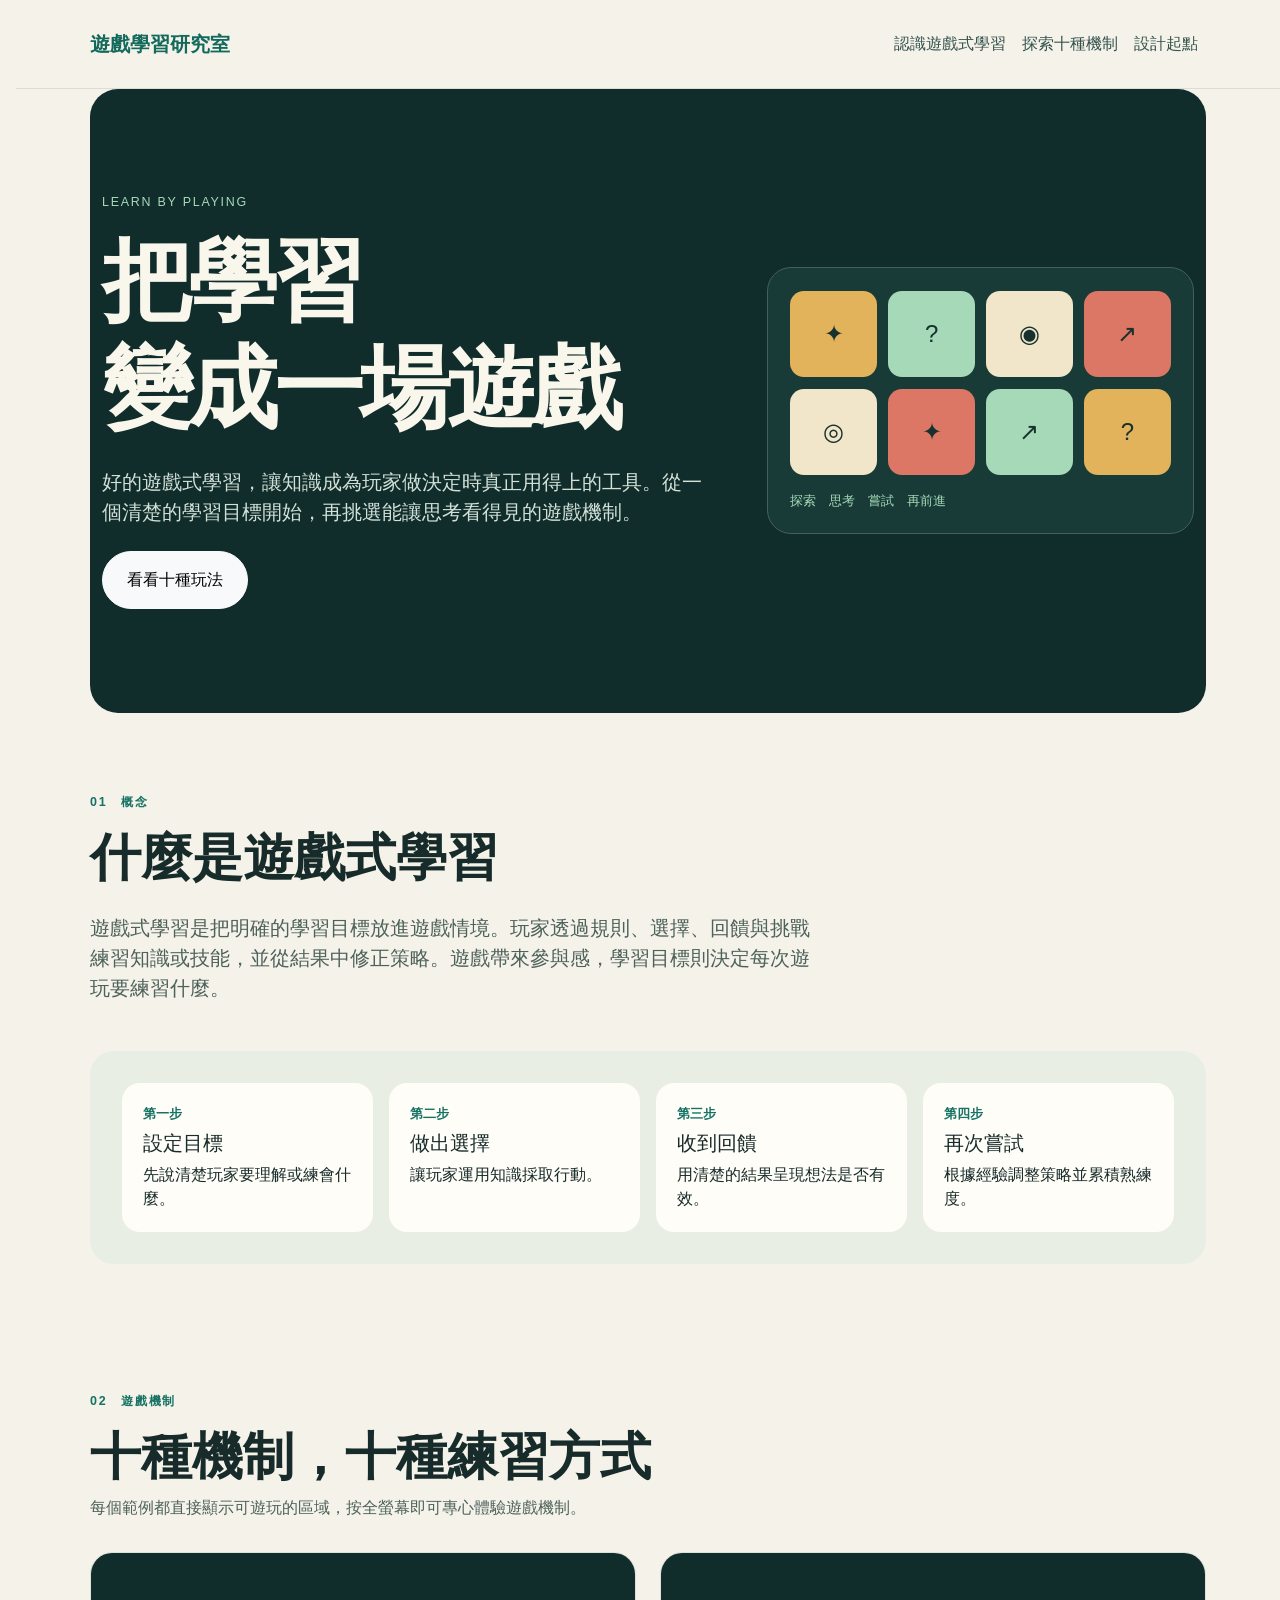
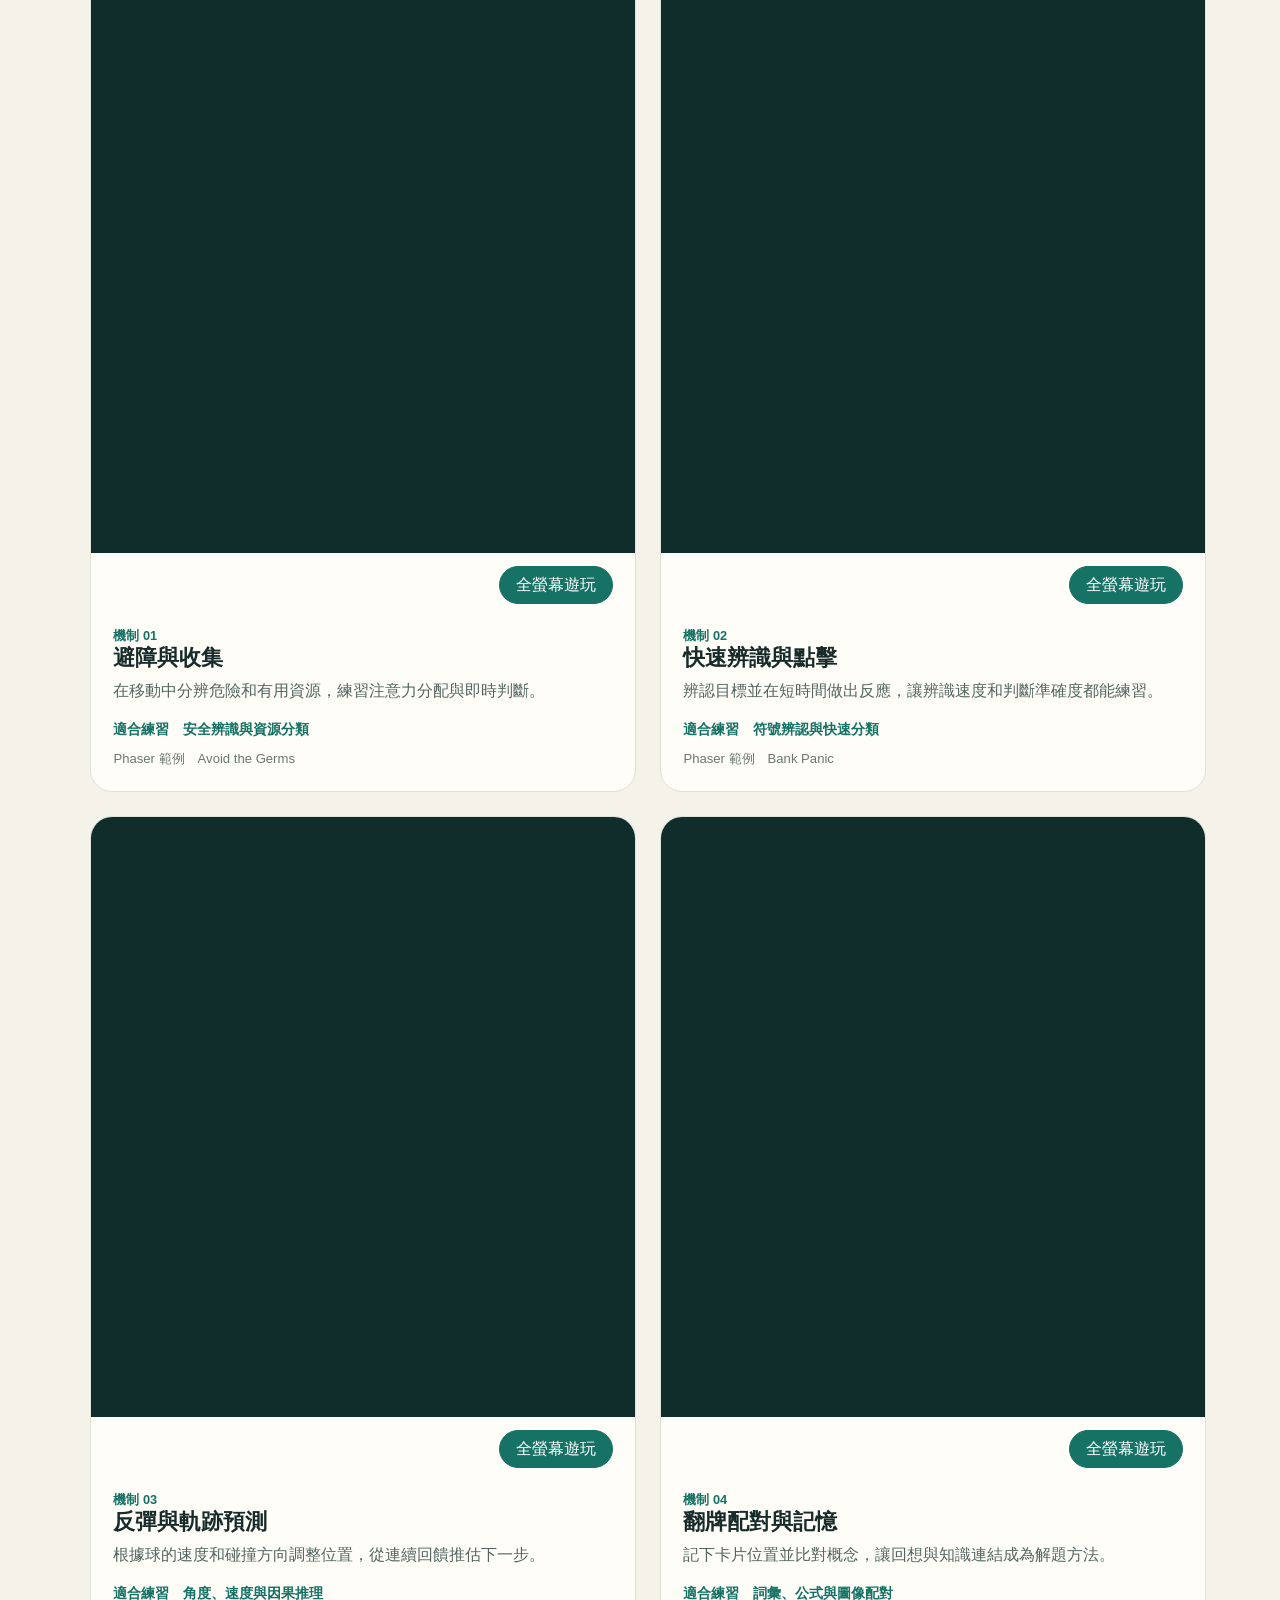
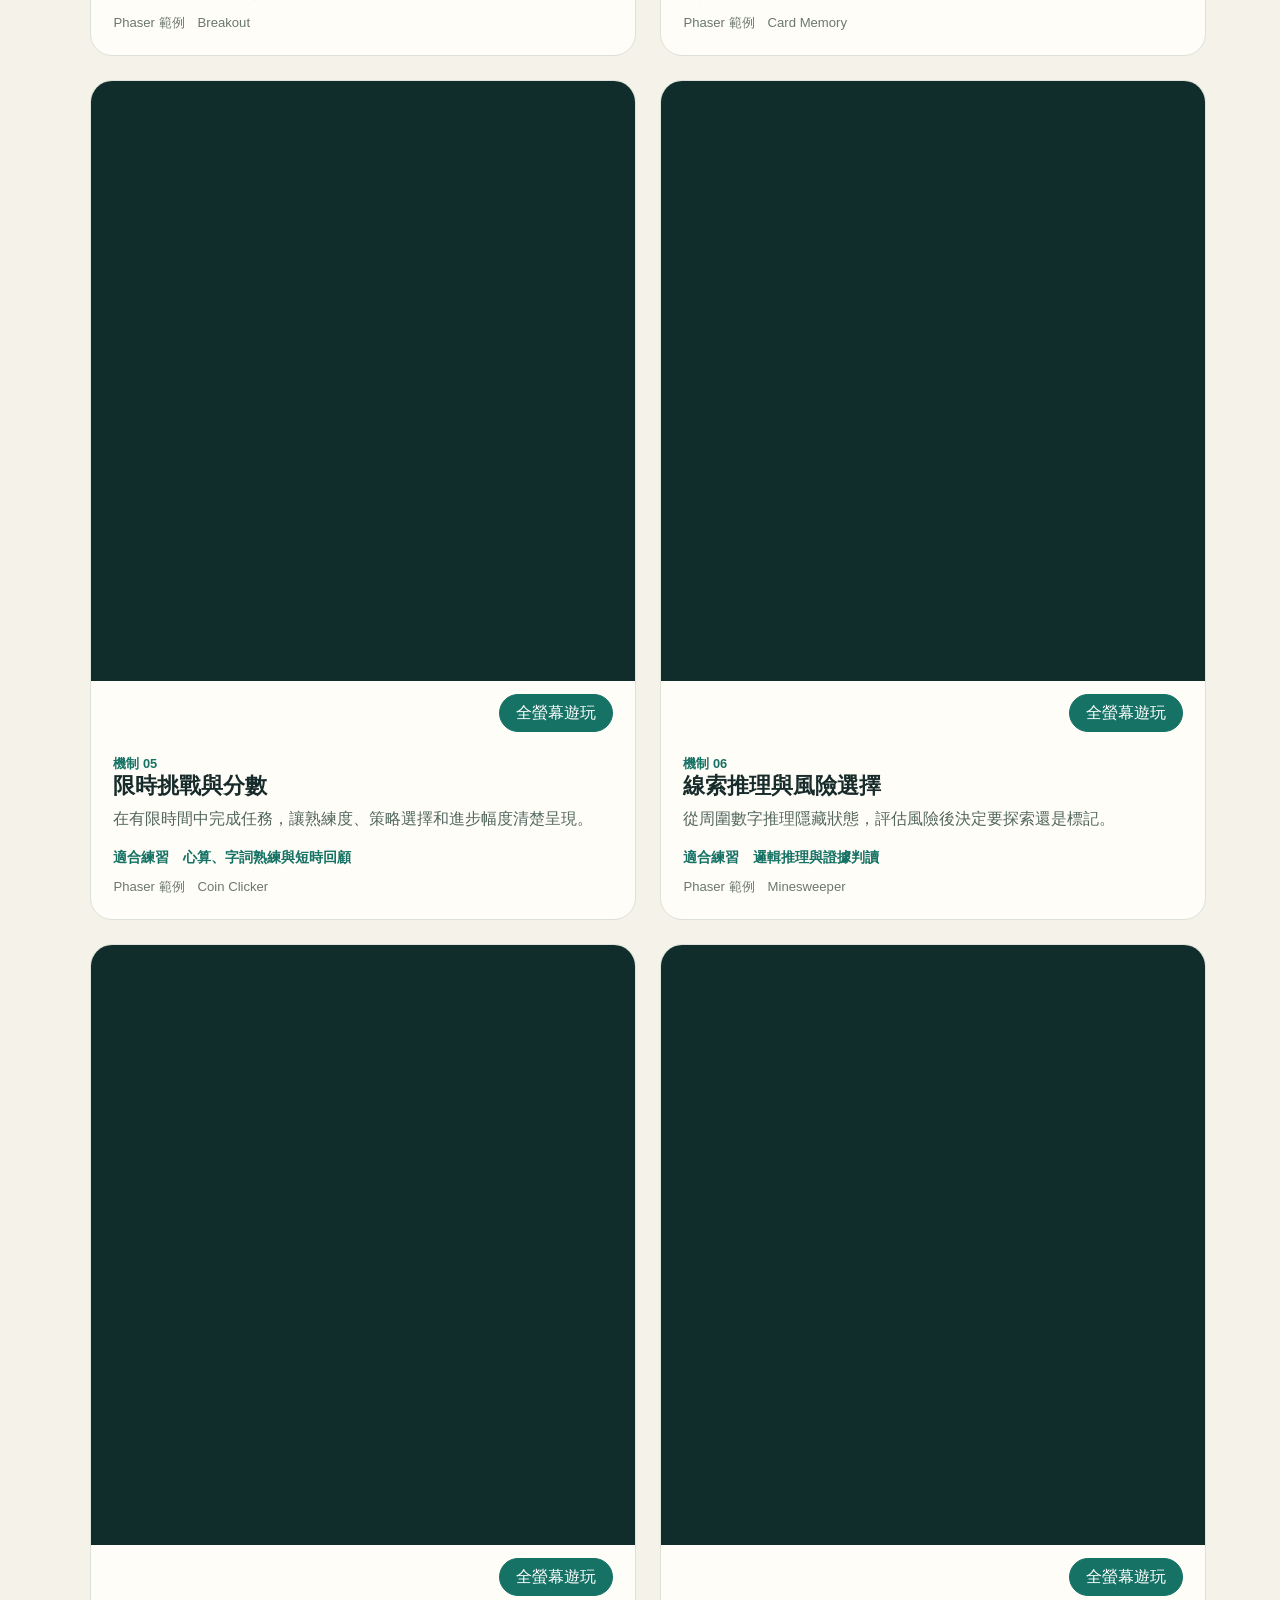
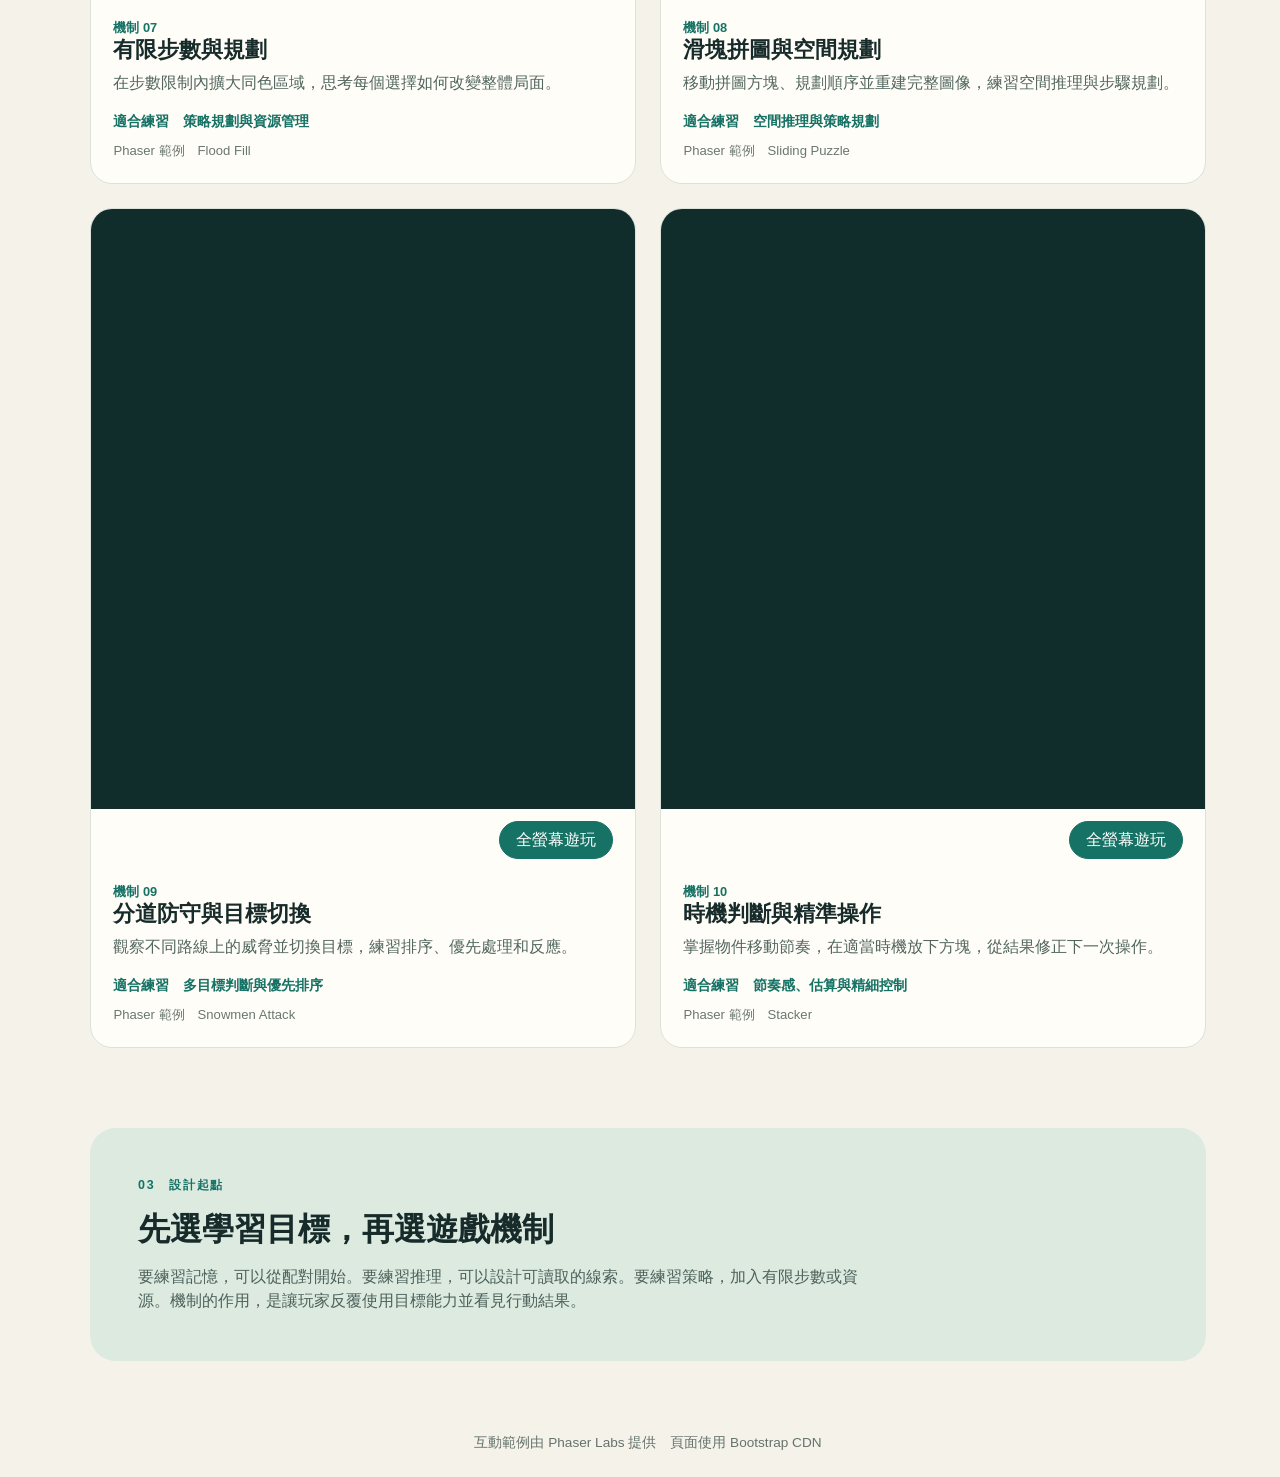
<file: learning.html>
<!doctype html>
<html lang="zh-Hant">
<head>
  <meta charset="utf-8">
  <meta name="viewport" content="width=device-width, initial-scale=1">
  <meta name="theme-color" content="#f5f2e9">
  <title>把學習變成遊戲｜遊戲式學習與 Phaser 機制</title>
  <link href="https://cdn.jsdelivr.net/npm/bootstrap@5.3.3/dist/css/bootstrap.min.css" rel="stylesheet">
  <style>
    html { overflow-y: scroll }
    body { padding-left: 16px }
    body { background: #f5f2e9 }
    body { color: #172b2a }
    body { font-family: "Noto Sans TC", "Microsoft JhengHei", sans-serif }
    .navbar { background: #f5f2e9 }
    .navbar { border-bottom: 1px solid #d9ded5 }
    .brand { color: #12695c }
    .brand { font-weight: 800 }
    .navlink { color: #34534d }
    .hero { background: #102c2b }
    .hero { color: #f9f6ec }
    .hero { border-radius: 28px }
    .hero { overflow: hidden }
    .hero { position: relative }
    .hero { padding: 5rem 0 }
    .eyebrow { color: #a5d9b8 }
    .eyebrow { letter-spacing: .14em }
    .eyebrow { font-size: .78rem }
    .hero h1 { font-size: clamp(2.8rem, 7vw, 5.8rem) }
    .hero h1 { font-weight: 850 }
    .hero h1 { letter-spacing: -.045em }
    .hero p { color: #d2e1d7 }
    .hero p { max-width: 38rem }
    .heroart { border: 1px solid #43615a }
    .heroart { border-radius: 24px }
    .heroart { background: #193b37 }
    .heroart { padding: 1.4rem }
    .board { display: grid }
    .board { grid-template-columns: repeat(4, 1fr) }
    .board { gap: .7rem }
    .tile { aspect-ratio: 1 }
    .tile { align-items: center }
    .tile { display: flex }
    .tile { justify-content: center }
    .tile { border-radius: 14px }
    .tile { background: #e3b35c }
    .tile { color: #17312e }
    .tile { font-size: 1.5rem }
    .tile:nth-child(2) { background: #a5d9b8 }
    .tile:nth-child(3) { background: #f1e6c9 }
    .tile:nth-child(4) { background: #db7764 }
    .tile:nth-child(5) { background: #f1e6c9 }
    .tile:nth-child(6) { background: #db7764 }
    .tile:nth-child(7) { background: #a5d9b8 }
    .tile:nth-child(8) { background: #e3b35c }
    .caption { color: #a5d9b8 }
    .caption { font-size: .82rem }
    .sectiontag { color: #167265 }
    .sectiontag { font-size: .78rem }
    .sectiontag { font-weight: 800 }
    .sectiontag { letter-spacing: .14em }
    .intro { padding: 5rem 0 3rem }
    .intro h2 { max-width: 48rem }
    .intro h2 { font-size: clamp(2rem, 4vw, 3.4rem) }
    .intro h2 { font-weight: 800 }
    .leadcopy { color: #4d625b }
    .leadcopy { max-width: 46rem }
    .loop { background: #e8eee4 }
    .loop { border-radius: 24px }
    .loop { padding: 2rem }
    .step { background: #fffdf7 }
    .step { border-radius: 18px }
    .step { height: 100% }
    .step { padding: 1.3rem }
    .stepnum { color: #167265 }
    .stepnum { font-size: .8rem }
    .stepnum { font-weight: 800 }
    .catalog { padding: 5rem 0 }
    .cataloghead { margin-bottom: 2rem }
    .cataloghead h2 { font-size: clamp(2rem, 4vw, 3.4rem) }
    .cataloghead h2 { font-weight: 800 }
    .gamecard { background: #fffdf7 }
    .gamecard { border: 1px solid #dce2d8 }
    .gamecard { border-radius: 22px }
    .gamecard { height: 100% }
    .gamecard { overflow: hidden }
    .gamebody { padding: 1.4rem }
    .number { color: #167265 }
    .number { font-size: .8rem }
    .number { font-weight: 800 }
    .gamebody h3 { font-size: 1.35rem }
    .gamebody h3 { font-weight: 800 }
    .gamebody p { color: #52665f }
    .usecase { color: #167265 }
    .usecase { font-size: .9rem }
    .usecase { font-weight: 700 }
    .gameframe { background: #102c2b }
    .gameframe { border: 0 }
    .gameframe { display: block }
    .gameframe { height: 600px }
    .gameframe { width: 100% }
    .gameactions { display: flex }
    .gameactions { justify-content: flex-end }
    .gameactions { padding: .8rem 1.4rem 0 }
    .gameactions .btn { background: #167265 }
    .gameactions .btn { border-color: #167265 }
    .tip { color: #6a7770 }
    .tip { font-size: .82rem }
    .closing { background: #dceae0 }
    .closing { border-radius: 26px }
    .closing { padding: 3rem }
    .closing h2 { font-weight: 800 }
    .footer { color: #64736c }
    .footer { font-size: .85rem }
    @media (max-width: 767px) {
      .hero { padding: 3.5rem 0 }
      .intro { padding: 3.5rem 0 2rem }
      .catalog { padding: 3.5rem 0 }
      .gameframe { height: 480px }
      .closing { padding: 2rem }
    }
  </style>
</head>
<body>
  <nav class="navbar navbar-expand-md">
    <div class="container py-3">
      <a class="navbar-brand brand" href="#top">遊戲學習研究室</a>
      <button class="navbar-toggler" type="button" data-bs-toggle="collapse" data-bs-target="#navmenu" aria-label="開啟導覽">
        <span class="navbar-toggler-icon"></span>
      </button>
      <div class="collapse navbar-collapse" id="navmenu">
        <div class="navbar-nav ms-auto">
          <a class="nav-link navlink" href="#about">認識遊戲式學習</a>
          <a class="nav-link navlink" href="#mechanics">探索十種機制</a>
          <a class="nav-link navlink" href="#choose">設計起點</a>
        </div>
      </div>
    </div>
  </nav>

  <main id="top" class="container">
    <section class="hero">
      <div class="container py-4">
        <div class="row align-items-center g-5">
          <div class="col-lg-7">
            <div class="eyebrow text-uppercase mb-3">Learn by playing</div>
            <h1 class="mb-4">把學習<br>變成一場遊戲</h1>
            <p class="fs-5 mb-4">好的遊戲式學習，讓知識成為玩家做決定時真正用得上的工具。從一個清楚的學習目標開始，再挑選能讓思考看得見的遊戲機制。</p>
            <a class="btn btn-light rounded-pill px-4 py-3" href="#mechanics">看看十種玩法</a>
          </div>
          <div class="col-lg-5">
            <div class="heroart">
              <div class="board">
                <div class="tile">✦</div><div class="tile">?</div><div class="tile">◉</div><div class="tile">↗</div>
                <div class="tile">◎</div><div class="tile">✦</div><div class="tile">↗</div><div class="tile">?</div>
              </div>
              <div class="caption mt-3">探索　思考　嘗試　再前進</div>
            </div>
          </div>
        </div>
      </div>
    </section>

    <section id="about" class="intro">
      <div class="sectiontag text-uppercase mb-3">01　概念</div>
      <h2 class="mb-4">什麼是遊戲式學習</h2>
      <p class="leadcopy fs-5">遊戲式學習是把明確的學習目標放進遊戲情境。玩家透過規則、選擇、回饋與挑戰練習知識或技能，並從結果中修正策略。遊戲帶來參與感，學習目標則決定每次遊玩要練習什麼。</p>
      <div class="loop mt-5">
        <div class="row g-3">
          <div class="col-md-3"><div class="step"><div class="stepnum">第一步</div><h3 class="h5 mt-2">設定目標</h3><p class="mb-0">先說清楚玩家要理解或練會什麼。</p></div></div>
          <div class="col-md-3"><div class="step"><div class="stepnum">第二步</div><h3 class="h5 mt-2">做出選擇</h3><p class="mb-0">讓玩家運用知識採取行動。</p></div></div>
          <div class="col-md-3"><div class="step"><div class="stepnum">第三步</div><h3 class="h5 mt-2">收到回饋</h3><p class="mb-0">用清楚的結果呈現想法是否有效。</p></div></div>
          <div class="col-md-3"><div class="step"><div class="stepnum">第四步</div><h3 class="h5 mt-2">再次嘗試</h3><p class="mb-0">根據經驗調整策略並累積熟練度。</p></div></div>
        </div>
      </div>
    </section>

    <section id="mechanics" class="catalog">
      <div class="cataloghead">
        <div class="sectiontag text-uppercase mb-3">02　遊戲機制</div>
        <h2>十種機制，十種練習方式</h2>
        <p class="leadcopy">每個範例都直接顯示可遊玩的區域，按全螢幕即可專心體驗遊戲機制。</p>
      </div>
      <div class="row g-4">
        <div class="col-lg-6"><article class="gamecard"><iframe id="sample01" class="gameframe" allowfullscreen loading="lazy" scrolling="no" title="避障與收集遊戲範例" src="https://labs.phaser.io/phaser4-view.html?src=src%2Fgames%2Favoid%20the%20germs%2Fmain.js&module=true#phaser-example"></iframe><div class="gameactions"><button class="btn btn-success rounded-pill px-3" type="button" onclick="goFullscreen('sample01')">全螢幕遊玩</button></div><div class="gamebody"><div class="number">機制 01</div><h3>避障與收集</h3><p>在移動中分辨危險和有用資源，練習注意力分配與即時判斷。</p><div class="usecase">適合練習　安全辨識與資源分類</div><div class="tip mt-2">Phaser 範例　Avoid the Germs</div></div></article></div>
        <div class="col-lg-6"><article class="gamecard"><iframe id="sample02" class="gameframe" allowfullscreen loading="lazy" scrolling="no" title="點擊射擊遊戲範例" src="https://labs.phaser.io/phaser4-view.html?src=src%2Fgames%2Fbank%20panic%2Fmain.js&module=true#phaser-example"></iframe><div class="gameactions"><button class="btn btn-success rounded-pill px-3" type="button" onclick="goFullscreen('sample02')">全螢幕遊玩</button></div><div class="gamebody"><div class="number">機制 02</div><h3>快速辨識與點擊</h3><p>辨認目標並在短時間做出反應，讓辨識速度和判斷準確度都能練習。</p><div class="usecase">適合練習　符號辨認與快速分類</div><div class="tip mt-2">Phaser 範例　Bank Panic</div></div></article></div>
        <div class="col-lg-6"><article class="gamecard"><iframe id="sample03" class="gameframe" allowfullscreen loading="lazy" scrolling="no" title="彈球與磚塊遊戲範例" src="https://labs.phaser.io/phaser4-view.html?src=src%2Fgames%2Fbreakout%2Fbreakout.js#phaser-example"></iframe><div class="gameactions"><button class="btn btn-success rounded-pill px-3" type="button" onclick="goFullscreen('sample03')">全螢幕遊玩</button></div><div class="gamebody"><div class="number">機制 03</div><h3>反彈與軌跡預測</h3><p>根據球的速度和碰撞方向調整位置，從連續回饋推估下一步。</p><div class="usecase">適合練習　角度、速度與因果推理</div><div class="tip mt-2">Phaser 範例　Breakout</div></div></article></div>
        <div class="col-lg-6"><article class="gamecard"><iframe id="sample04" class="gameframe" allowfullscreen loading="lazy" scrolling="no" title="記憶配對遊戲範例" src="https://labs.phaser.io/phaser4-view.html?src=src%2Fgames%2Fcard%20memory%2Fmain.js&module=true#phaser-example"></iframe><div class="gameactions"><button class="btn btn-success rounded-pill px-3" type="button" onclick="goFullscreen('sample04')">全螢幕遊玩</button></div><div class="gamebody"><div class="number">機制 04</div><h3>翻牌配對與記憶</h3><p>記下卡片位置並比對概念，讓回想與知識連結成為解題方法。</p><div class="usecase">適合練習　詞彙、公式與圖像配對</div><div class="tip mt-2">Phaser 範例　Card Memory</div></div></article></div>
        <div class="col-lg-6"><article class="gamecard"><iframe id="sample05" class="gameframe" allowfullscreen loading="lazy" scrolling="no" title="限時點擊遊戲範例" src="https://labs.phaser.io/phaser4-view.html?src=src%2Fgames%2Fcoin%20clicker%2Fmain.js&module=true#phaser-example"></iframe><div class="gameactions"><button class="btn btn-success rounded-pill px-3" type="button" onclick="goFullscreen('sample05')">全螢幕遊玩</button></div><div class="gamebody"><div class="number">機制 05</div><h3>限時挑戰與分數</h3><p>在有限時間中完成任務，讓熟練度、策略選擇和進步幅度清楚呈現。</p><div class="usecase">適合練習　心算、字詞熟練與短時回顧</div><div class="tip mt-2">Phaser 範例　Coin Clicker</div></div></article></div>
        <div class="col-lg-6"><article class="gamecard"><iframe id="sample06" class="gameframe" allowfullscreen loading="lazy" scrolling="no" title="踩地雷邏輯遊戲範例" src="https://labs.phaser.io/phaser4-view.html?src=src%2Fgames%2Fminesweeper%2Fminesweeper.js#phaser-example"></iframe><div class="gameactions"><button class="btn btn-success rounded-pill px-3" type="button" onclick="goFullscreen('sample06')">全螢幕遊玩</button></div><div class="gamebody"><div class="number">機制 06</div><h3>線索推理與風險選擇</h3><p>從周圍數字推理隱藏狀態，評估風險後決定要探索還是標記。</p><div class="usecase">適合練習　邏輯推理與證據判讀</div><div class="tip mt-2">Phaser 範例　Minesweeper</div></div></article></div>
        <div class="col-lg-6"><article class="gamecard"><iframe id="sample07" class="gameframe" allowfullscreen loading="lazy" scrolling="no" title="填色區域解謎範例" src="https://labs.phaser.io/phaser4-view.html?src=src%2Fgames%2Fflood%20fill%2Fflood-fill.js#phaser-example"></iframe><div class="gameactions"><button class="btn btn-success rounded-pill px-3" type="button" onclick="goFullscreen('sample07')">全螢幕遊玩</button></div><div class="gamebody"><div class="number">機制 07</div><h3>有限步數與規劃</h3><p>在步數限制內擴大同色區域，思考每個選擇如何改變整體局面。</p><div class="usecase">適合練習　策略規劃與資源管理</div><div class="tip mt-2">Phaser 範例　Flood Fill</div></div></article></div>
        <div class="col-lg-6"><article class="gamecard"><iframe id="sample08" class="gameframe" allowfullscreen loading="lazy" scrolling="no" title="滑塊拼圖遊戲範例" src="https://labs.phaser.io/phaser4-view.html?src=src%2Fgames%2Fsliding%20puzzle%2Fmain.js&amp;module=true#phaser-example"></iframe><div class="gameactions"><button class="btn btn-success rounded-pill px-3" type="button" onclick="goFullscreen('sample08')">全螢幕遊玩</button></div><div class="gamebody"><div class="number">機制 08</div><h3>滑塊拼圖與空間規劃</h3><p>移動拼圖方塊、規劃順序並重建完整圖像，練習空間推理與步驟規劃。</p><div class="usecase">適合練習　空間推理與策略規劃</div><div class="tip mt-2">Phaser 範例　Sliding Puzzle</div></div></article></div>
        <div class="col-lg-6"><article class="gamecard"><iframe id="sample09" class="gameframe" allowfullscreen loading="lazy" scrolling="no" title="分道防守遊戲範例" src="https://labs.phaser.io/phaser4-view.html?src=src%2Fgames%2Fsnowmen%20attack%2Fmain.js&module=true#phaser-example"></iframe><div class="gameactions"><button class="btn btn-success rounded-pill px-3" type="button" onclick="goFullscreen('sample09')">全螢幕遊玩</button></div><div class="gamebody"><div class="number">機制 09</div><h3>分道防守與目標切換</h3><p>觀察不同路線上的威脅並切換目標，練習排序、優先處理和反應。</p><div class="usecase">適合練習　多目標判斷與優先排序</div><div class="tip mt-2">Phaser 範例　Snowmen Attack</div></div></article></div>
        <div class="col-lg-6"><article class="gamecard"><iframe id="sample10" class="gameframe" allowfullscreen loading="lazy" scrolling="no" title="堆疊方塊遊戲範例" src="https://labs.phaser.io/phaser4-view.html?src=src%2Fgames%2Fstacker%2Fstacker.js#phaser-example"></iframe><div class="gameactions"><button class="btn btn-success rounded-pill px-3" type="button" onclick="goFullscreen('sample10')">全螢幕遊玩</button></div><div class="gamebody"><div class="number">機制 10</div><h3>時機判斷與精準操作</h3><p>掌握物件移動節奏，在適當時機放下方塊，從結果修正下一次操作。</p><div class="usecase">適合練習　節奏感、估算與精細控制</div><div class="tip mt-2">Phaser 範例　Stacker</div></div></article></div>
      </div>
    </section>

    <section id="choose" class="closing mb-5">
      <div class="sectiontag text-uppercase mb-3">03　設計起點</div>
      <h2 class="mb-3">先選學習目標，再選遊戲機制</h2>
      <p class="leadcopy mb-0">要練習記憶，可以從配對開始。要練習推理，可以設計可讀取的線索。要練習策略，加入有限步數或資源。機制的作用，是讓玩家反覆使用目標能力並看見行動結果。</p>
    </section>
    <footer class="footer text-center py-4">互動範例由 Phaser Labs 提供　頁面使用 Bootstrap CDN</footer>
  </main>
  <script>function goFullscreen(id) { document.getElementById(id).requestFullscreen() }</script>
  <script src="https://cdn.jsdelivr.net/npm/bootstrap@5.3.3/dist/js/bootstrap.bundle.min.js"></script>
</body>
</html>
</file>
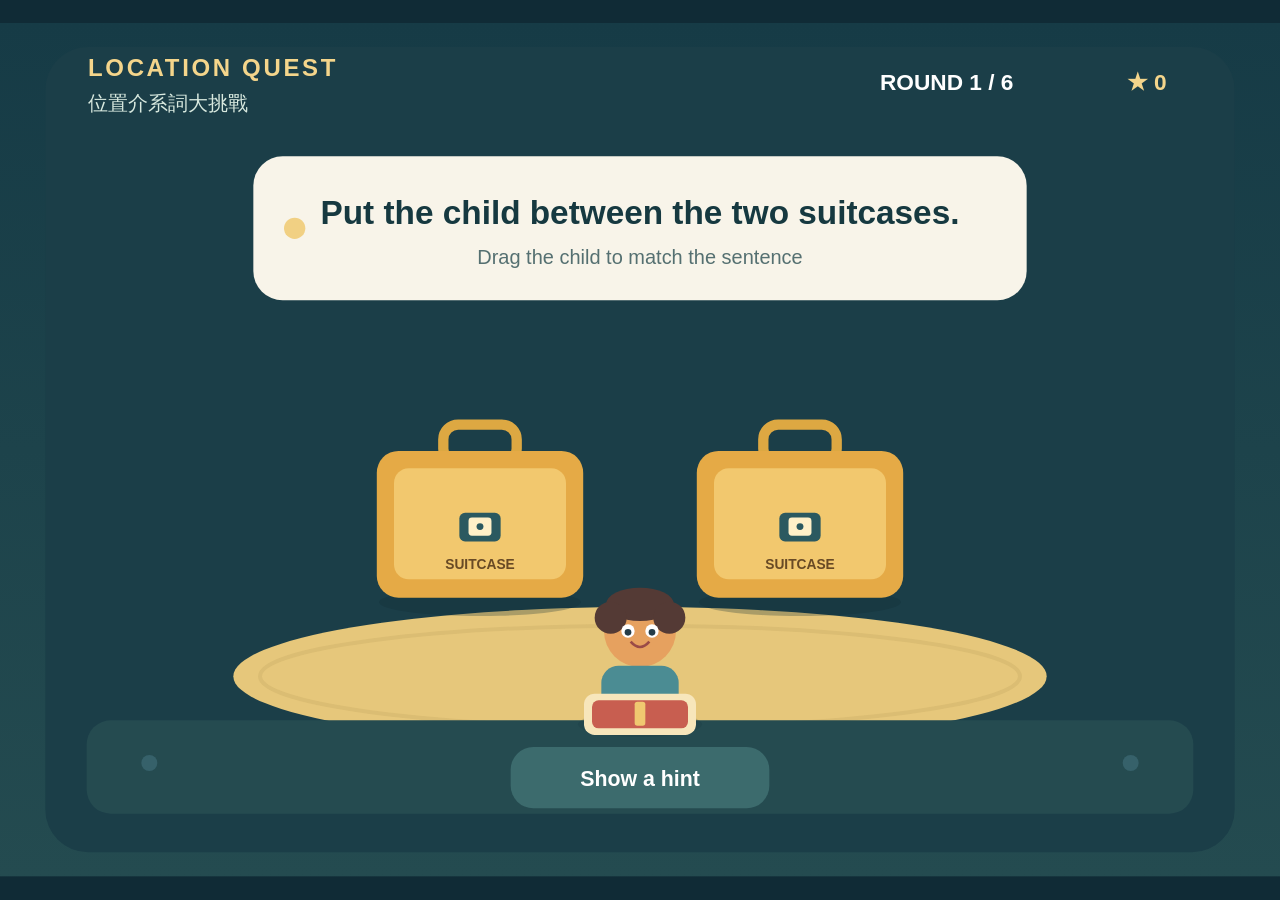
<file: prepositions-game.html>
<!doctype html>
<html lang="zh-Hant">
<head>
  <meta charset="utf-8">
  <meta name="viewport" content="width=device-width, initial-scale=1">
  <title>位置介系詞大挑戰</title>
  <style>
    * { box-sizing: border-box }
    html, body { width: 100%; height: 100%; margin: 0 }
    body { display: grid; place-items: center; overflow: hidden; background: #102b36; font-family: Arial, "Microsoft JhengHei", sans-serif }
    #board { display: block; width: 100%; height: 100%; max-width: 150vh; touch-action: none; user-select: none }
    .draggable { cursor: grab }
    .draggable:active { cursor: grabbing }
    .action { cursor: pointer }
    .action:hover rect { filter: brightness(1.08) }
    .action:focus-visible, #child:focus-visible { outline: none; filter: drop-shadow(0 0 7px #ffe4a4) }
    #child { touch-action: none }
    @media (max-aspect-ratio: 3/2) { #board { width: 100vw; height: auto; max-height: 100vh } }
    @media (min-aspect-ratio: 3/2) { #board { height: 100vh; width: auto; max-width: 100vw } }
  </style>
</head>
<body>
  <svg id="board" viewBox="0 0 960 640" role="application" aria-label="位置介系詞大挑戰。拖曳小朋友到句子指定的位置；也可用方向鍵或 WASD 移動，按 Enter 確認。">
    <defs>
      <linearGradient id="room" x1="0" y1="0" x2="0" y2="1">
        <stop offset="0" stop-color="#163b46"/><stop offset="1" stop-color="#244b50"/>
      </linearGradient>
    </defs>
    <rect width="960" height="640" fill="url(#room)"/>
    <rect x="34" y="18" width="892" height="604" rx="32" fill="#1b3e48"/>
    <ellipse cx="480" cy="490" rx="305" ry="52" fill="#e6c77b"/>
    <ellipse cx="480" cy="490" rx="285" ry="38" fill="none" stroke="#d8b96f" stroke-width="3" opacity=".7"/>
    <rect x="65" y="523" width="830" height="70" rx="18" fill="#254b50"/>
    <circle cx="112" cy="555" r="6" fill="#36616a"/><circle cx="848" cy="555" r="6" fill="#36616a"/>

    <text x="66" y="40" fill="#f4d58b" font-size="18" font-weight="700" letter-spacing="2">LOCATION QUEST</text>
    <text x="66" y="65" fill="#d8e9df" font-size="15">位置介系詞大挑戰</text>
    <text id="progress" x="710" y="50" fill="#fff" font-size="17" font-weight="700" text-anchor="middle">ROUND 1 / 6</text>
    <text id="score" x="860" y="50" fill="#f4d58b" font-size="17" font-weight="700" text-anchor="middle">★ 0</text>

    <rect x="190" y="100" width="580" height="108" rx="22" fill="#f8f4e9"/>
    <circle cx="221" cy="154" r="8" fill="#f1d083"/>
    <text id="prompt" x="480" y="151" fill="#163940" font-size="25" font-weight="700" text-anchor="middle">Put the child between the two suitcases.</text>
    <text id="helper" x="480" y="181" fill="#557071" font-size="15" text-anchor="middle">Drag the child to match the sentence</text>

    <g id="objects">
      <g id="suitcases"></g>
      <g id="child" class="draggable" tabindex="0" role="button" aria-label="可拖曳的小朋友；也可用方向鍵移動，按 Enter 確認">
        <ellipse cx="0" cy="51" rx="46.5" ry="9.5" fill="#183942" opacity=".25"/>
        <circle cx="0" cy="-19" r="27" fill="#e6a15f"/>
        <ellipse cx="0" cy="-39" rx="25.5" ry="12.5" fill="#543a35"/>
        <circle cx="-22" cy="-29" r="12" fill="#543a35"/><circle cx="22" cy="-29" r="12" fill="#543a35"/>
        <circle cx="-9" cy="-19" r="5" fill="#fff"/><circle cx="9" cy="-19" r="5" fill="#fff"/>
        <circle cx="-9" cy="-18" r="2.5" fill="#243c48"/><circle cx="9" cy="-18" r="2.5" fill="#243c48"/>
        <path d="M -7 -11 Q 0 -3 7 -11" fill="none" stroke="#9a4b47" stroke-width="2"/>
        <rect x="-29" y="7" width="58" height="43" rx="13" fill="#4b8c93"/>
        <rect x="-42" y="28" width="84" height="31" rx="8" fill="#f7e6bb"/>
        <rect x="-36" y="33" width="72" height="21" rx="5" fill="#c85e50"/>
        <rect x="-4" y="34" width="8" height="18" rx="2" fill="#f0c870"/>
      </g>
    </g>

    <text id="feedback" x="480" y="522" fill="#fff4d8" font-size="17" font-weight="700" text-anchor="middle" aria-live="polite"></text>

    <g id="hintButton" class="action" tabindex="0" role="button" aria-label="顯示提示">
      <rect x="383" y="543" width="194" height="46" rx="17" fill="#3c6b6d"/>
      <text x="480" y="572" fill="#fff" font-size="16" font-weight="700" text-anchor="middle">Show a hint</text>
    </g>
    <g id="nextButton" class="action" tabindex="0" role="button" aria-label="前往下一題" style="display:none">
      <rect x="738" y="543" width="134" height="46" rx="17" fill="#e2ad4f"/>
      <text id="nextLabel" x="805" y="572" fill="#173941" font-size="16" font-weight="700" text-anchor="middle">Next →</text>
    </g>
  </svg>

  <script>
    (() => {
      'use strict';

      const relations = [
        { word: 'on', sentence: 'Put the child on the suitcase.', meaning: '在……上面', target: 'on' },
        { word: 'under', sentence: 'Put the child under the suitcase.', meaning: '在……下面', target: 'under' },
        { word: 'next to', sentence: 'Put the child next to the suitcase.', meaning: '在……旁邊', target: 'next' },
        { word: 'in front of', sentence: 'Put the child in front of the suitcase.', meaning: '在……前面', target: 'front' },
        { word: 'behind', sentence: 'Put the child behind the suitcase.', meaning: '在……後面', target: 'behind' },
        { word: 'between', sentence: 'Put the child between the two suitcases.', meaning: '在兩個……中間', target: 'between' }
      ];

      const svg = document.getElementById('board');
      const objects = document.getElementById('objects');
      const suitcases = document.getElementById('suitcases');
      const child = document.getElementById('child');
      const prompt = document.getElementById('prompt');
      const helper = document.getElementById('helper');
      const feedback = document.getElementById('feedback');
      const progress = document.getElementById('progress');
      const scoreLabel = document.getElementById('score');
      const hintButton = document.getElementById('hintButton');
      const nextButton = document.getElementById('nextButton');
      const nextLabel = document.getElementById('nextLabel');
      const NS = 'http://www.w3.org/2000/svg';
      const suitcaseTemplate = `
        <ellipse cx="0" cy="68" rx="88" ry="12" fill="#102d35" opacity=".28"/>
        <rect x="-32" y="-87" width="64" height="34" rx="13" fill="none" stroke="#dda842" stroke-width="9"/>
        <rect x="-90" y="-64" width="180" height="128" rx="19" fill="#e5aa46"/>
        <rect x="-75" y="-49" width="150" height="97" rx="13" fill="#f2c86e"/>
        <rect x="-18" y="-10" width="36" height="25" rx="5" fill="#2b5960"/>
        <rect x="-10" y="-6" width="20" height="16" rx="3" fill="#fff0c8"/>
        <circle cy="2" r="3" fill="#2b5960"/>`;

      let deck = [];
      let round = 0;
      let score = 0;
      let tries = 0;
      let locked = false;
      let childX = 480;
      let childY = 475;
      let dragOffsetX = 0;
      let dragOffsetY = 0;
      let dragging = false;

      function shuffled(items) {
        const result = items.slice();
        for (let i = result.length - 1; i > 0; i -= 1) {
          const j = Math.floor(Math.random() * (i + 1));
          [result[i], result[j]] = [result[j], result[i]];
        }
        return result;
      }

      function makeSuitcase(x, scale) {
        const group = document.createElementNS(NS, 'g');
        group.setAttribute('transform', `translate(${x} 376) scale(${scale})`);
        group.setAttribute('aria-hidden', 'true');
        group.innerHTML = suitcaseTemplate + '<text x="0" y="39" fill="#684a25" font-size="12" font-weight="700" text-anchor="middle">SUITCASE</text>';
        return group;
      }

      function setChildPosition(x, y) {
        childX = Math.max(115, Math.min(845, x));
        childY = Math.max(245, Math.min(492, y));
        child.setAttribute('transform', `translate(${childX} ${childY})`);
      }

      function renderSuitcases() {
        suitcases.replaceChildren();
        if (deck[round].target === 'between') {
          suitcases.append(makeSuitcase(360, 0.86), makeSuitcase(600, 0.86));
        } else {
          suitcases.append(makeSuitcase(480, 1));
        }
        if (deck[round].target === 'behind') objects.insertBefore(child, suitcases);
        else objects.append(child);
      }

      function showRound() {
        if (round >= deck.length) return finishGame();
        const current = deck[round];
        tries = 0;
        locked = false;
        progress.textContent = `ROUND ${round + 1} / ${deck.length}`;
        scoreLabel.textContent = `★ ${score}`;
        prompt.textContent = current.sentence;
        helper.textContent = 'Drag the child to match the sentence';
        feedback.textContent = '';
        feedback.setAttribute('fill', '#fff4d8');
        setChildPosition(480, 475);
        child.style.display = '';
        hintButton.style.display = '';
        nextLabel.textContent = 'Next →';
        nextButton.setAttribute('aria-label', '前往下一題');
        nextButton.style.display = 'none';
        renderSuitcases();
      }

      function showHint() {
        if (locked) return;
        const current = deck[round];
        helper.textContent = `${current.word}  means  ${current.meaning}`;
      }

      function placementIsCorrect() {
        const target = deck[round].target;
        if (target === 'on') return Math.abs(childX - 480) < 72 && childY < 286;
        if (target === 'under') return Math.abs(childX - 480) < 72 && childY > 445;
        if (target === 'next') return (childX < 335 || childX > 625) && childY > 315 && childY < 435;
        if (target === 'front') return Math.abs(childX - 480) < 72 && childY > 385 && childY < 438;
        if (target === 'behind') return Math.abs(childX - 480) < 72 && childY > 320 && childY < 365;
        return Math.abs(childX - 480) < 38 && childY > 330 && childY < 418;
      }

      function checkPlacement() {
        if (locked) return;
        const current = deck[round];
        if (placementIsCorrect()) {
          locked = true;
          score += Math.max(50, 120 - tries * 20);
          scoreLabel.textContent = `★ ${score}`;
          feedback.setAttribute('fill', '#c6f3c8');
          feedback.textContent = `Correct!  ${current.word}  ${current.meaning}`;
          helper.textContent = 'Great placement. Continue to the next sentence.';
          nextLabel.textContent = 'Next →';
          nextButton.setAttribute('aria-label', '前往下一題');
          nextButton.style.display = '';
        } else {
          tries += 1;
          feedback.setAttribute('fill', '#ffe0a1');
          feedback.textContent = 'Not quite. Try another position!';
          setChildPosition(480, 475);
        }
      }

      function nextRound() {
        if (!locked && round < deck.length) return;
        round += 1;
        showRound();
      }

      function finishGame() {
        locked = true;
        prompt.textContent = 'You did it!';
        helper.textContent = 'You practiced all six prepositions of place.';
        feedback.setAttribute('fill', '#c6f3c8');
        feedback.textContent = `Final score  ${score}`;
        progress.textContent = 'ALL 6 COMPLETE';
        child.style.display = 'none';
        hintButton.style.display = 'none';
        nextLabel.textContent = 'Play again';
        nextButton.setAttribute('aria-label', '再玩一次');
        nextButton.style.display = '';
      }

      function restartGame() {
        deck = shuffled(relations);
        round = 0;
        score = 0;
        showRound();
      }

      function pointInSvg(event) {
        const point = svg.createSVGPoint();
        point.x = event.clientX;
        point.y = event.clientY;
        return point.matrixTransform(svg.getScreenCTM().inverse());
      }

      child.addEventListener('pointerdown', (event) => {
        if (locked) return;
        event.preventDefault();
        const point = pointInSvg(event);
        dragOffsetX = childX - point.x;
        dragOffsetY = childY - point.y;
        dragging = true;
        child.setPointerCapture(event.pointerId);
        child.setAttribute('transform', `translate(${childX} ${childY}) scale(1.06)`);
      });

      child.addEventListener('pointermove', (event) => {
        if (!dragging || locked) return;
        const point = pointInSvg(event);
        setChildPosition(point.x + dragOffsetX, point.y + dragOffsetY);
        child.setAttribute('transform', `translate(${childX} ${childY}) scale(1.06)`);
      });

      child.addEventListener('pointerup', (event) => {
        if (!dragging) return;
        dragging = false;
        if (child.hasPointerCapture(event.pointerId)) child.releasePointerCapture(event.pointerId);
        setChildPosition(childX, childY);
        checkPlacement();
      });
      child.addEventListener('pointercancel', () => {
        dragging = false;
        setChildPosition(childX, childY);
      });
      child.addEventListener('contextmenu', (event) => event.preventDefault());

      child.addEventListener('keydown', (event) => {
        if (locked) return;
        const key = event.key.toLowerCase();
        const step = event.shiftKey ? 40 : 20;
        const directions = {
          arrowup: [0, -step], w: [0, -step],
          arrowdown: [0, step], s: [0, step],
          arrowleft: [-step, 0], a: [-step, 0],
          arrowright: [step, 0], d: [step, 0]
        };
        if (directions[key]) {
          event.preventDefault();
          setChildPosition(childX + directions[key][0], childY + directions[key][1]);
        } else if (key === 'enter' || key === ' ') {
          event.preventDefault();
          checkPlacement();
        }
      });

      function activateOnKeyboard(element, callback) {
        element.addEventListener('click', callback);
        element.addEventListener('keydown', (event) => {
          if (event.key === 'Enter' || event.key === ' ') {
            event.preventDefault();
            callback();
          }
        });
      }

      activateOnKeyboard(hintButton, showHint);
      activateOnKeyboard(nextButton, () => {
        if (round >= deck.length) restartGame();
        else nextRound();
      });

      restartGame();
    })();
  </script>
</body>
</html>
</file>
